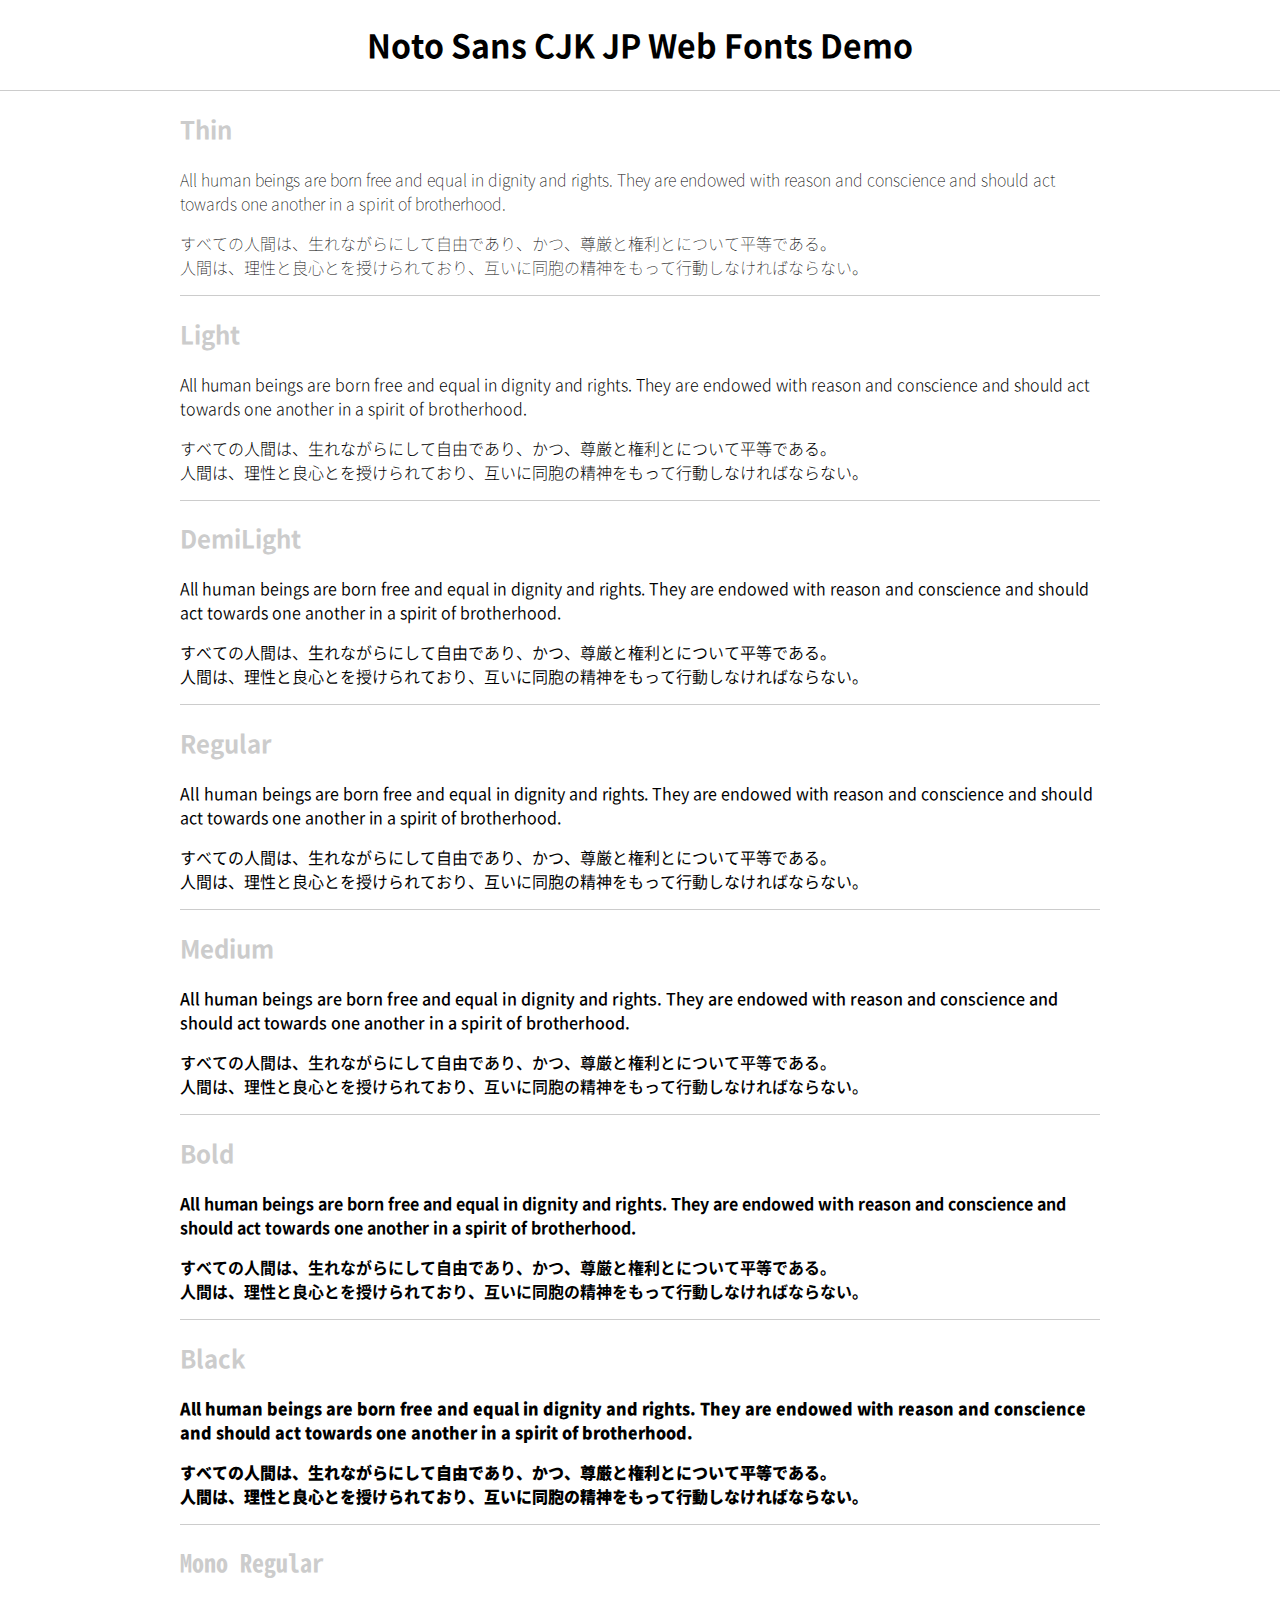
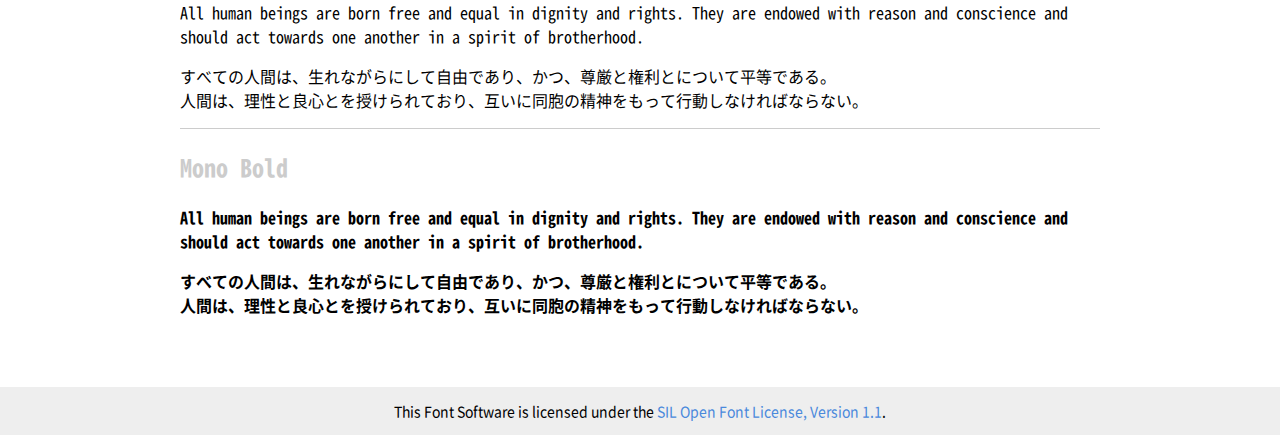
<file: index.html>
<!DOCTYPE html>
<html lang="ja">
<head>
	<meta charset="UTF-8">
	<title>Noto Sans CJK JP Web Fonts Demo</title>
	<link rel="stylesheet" href="assets/css/fonts.css">
	<link rel="stylesheet" href="assets/css/main.css">
</head>
<body>
	<header>
		<h1>Noto Sans CJK JP Web Fonts Demo</h1>
	</header>
	<hr>
	<div class="container">
		<h2>Thin</h2>
		<div class="thin">
			<p>All human beings are born free and equal in dignity and rights. They are endowed with reason and conscience and should act towards one another in a spirit of brotherhood.</p>
			<p>すべての人間は、生れながらにして自由であり、かつ、尊厳と権利とについて平等である。<br>人間は、理性と良心とを授けられており、互いに同胞の精神をもって行動しなければならない。</p>
		</div>
		<hr>
		<h2>Light</h2>
		<div class="light">
			<p>All human beings are born free and equal in dignity and rights. They are endowed with reason and conscience and should act towards one another in a spirit of brotherhood.</p>
			<p>すべての人間は、生れながらにして自由であり、かつ、尊厳と権利とについて平等である。<br>人間は、理性と良心とを授けられており、互いに同胞の精神をもって行動しなければならない。</p>
		</div>
		<hr>
		<h2>DemiLight</h2>
		<div class="demilight">
			<p>All human beings are born free and equal in dignity and rights. They are endowed with reason and conscience and should act towards one another in a spirit of brotherhood.</p>
			<p>すべての人間は、生れながらにして自由であり、かつ、尊厳と権利とについて平等である。<br>人間は、理性と良心とを授けられており、互いに同胞の精神をもって行動しなければならない。</p>
		</div>
		<hr>
		<h2>Regular</h2>
		<div class="regular">
			<p>All human beings are born free and equal in dignity and rights. They are endowed with reason and conscience and should act towards one another in a spirit of brotherhood.</p>
			<p>すべての人間は、生れながらにして自由であり、かつ、尊厳と権利とについて平等である。<br>人間は、理性と良心とを授けられており、互いに同胞の精神をもって行動しなければならない。</p>
		</div>
		<hr>
		<h2>Medium</h2>
		<div class="medium">
			<p>All human beings are born free and equal in dignity and rights. They are endowed with reason and conscience and should act towards one another in a spirit of brotherhood.</p>
			<p>すべての人間は、生れながらにして自由であり、かつ、尊厳と権利とについて平等である。<br>人間は、理性と良心とを授けられており、互いに同胞の精神をもって行動しなければならない。</p>
		</div>
		<hr>
		<h2>Bold</h2>
		<div class="bold">
			<p>All human beings are born free and equal in dignity and rights. They are endowed with reason and conscience and should act towards one another in a spirit of brotherhood.</p>
			<p>すべての人間は、生れながらにして自由であり、かつ、尊厳と権利とについて平等である。<br>人間は、理性と良心とを授けられており、互いに同胞の精神をもって行動しなければならない。</p>
		</div>
		<hr>
		<h2>Black</h2>
		<div class="black">
			<p>All human beings are born free and equal in dignity and rights. They are endowed with reason and conscience and should act towards one another in a spirit of brotherhood.</p>
			<p>すべての人間は、生れながらにして自由であり、かつ、尊厳と権利とについて平等である。<br>人間は、理性と良心とを授けられており、互いに同胞の精神をもって行動しなければならない。</p>
		</div>
		<hr>
		<div class="noto-mono">
			<h2>Mono Regular</h2>
			<div class="regular">
				<p>All human beings are born free and equal in dignity and rights. They are endowed with reason and conscience and should act towards one another in a spirit of brotherhood.</p>
				<p>すべての人間は、生れながらにして自由であり、かつ、尊厳と権利とについて平等である。<br>人間は、理性と良心とを授けられており、互いに同胞の精神をもって行動しなければならない。</p>
			</div>
			<hr>
			<h2>Mono Bold</h2>
			<div class="bold">
				<p>All human beings are born free and equal in dignity and rights. They are endowed with reason and conscience and should act towards one another in a spirit of brotherhood.</p>
				<p>すべての人間は、生れながらにして自由であり、かつ、尊厳と権利とについて平等である。<br>人間は、理性と良心とを授けられており、互いに同胞の精神をもって行動しなければならない。</p>
			</div>
		</div>
	</div>
	<footer>
		<p>This Font Software is licensed under the <a href="https://github.com/ixkaito/NotoSansCJKjp-webfonts/blob/master/LICENSE">SIL Open Font License, Version 1.1</a>.</p>
	</footer>
</body>
</html>
</file>
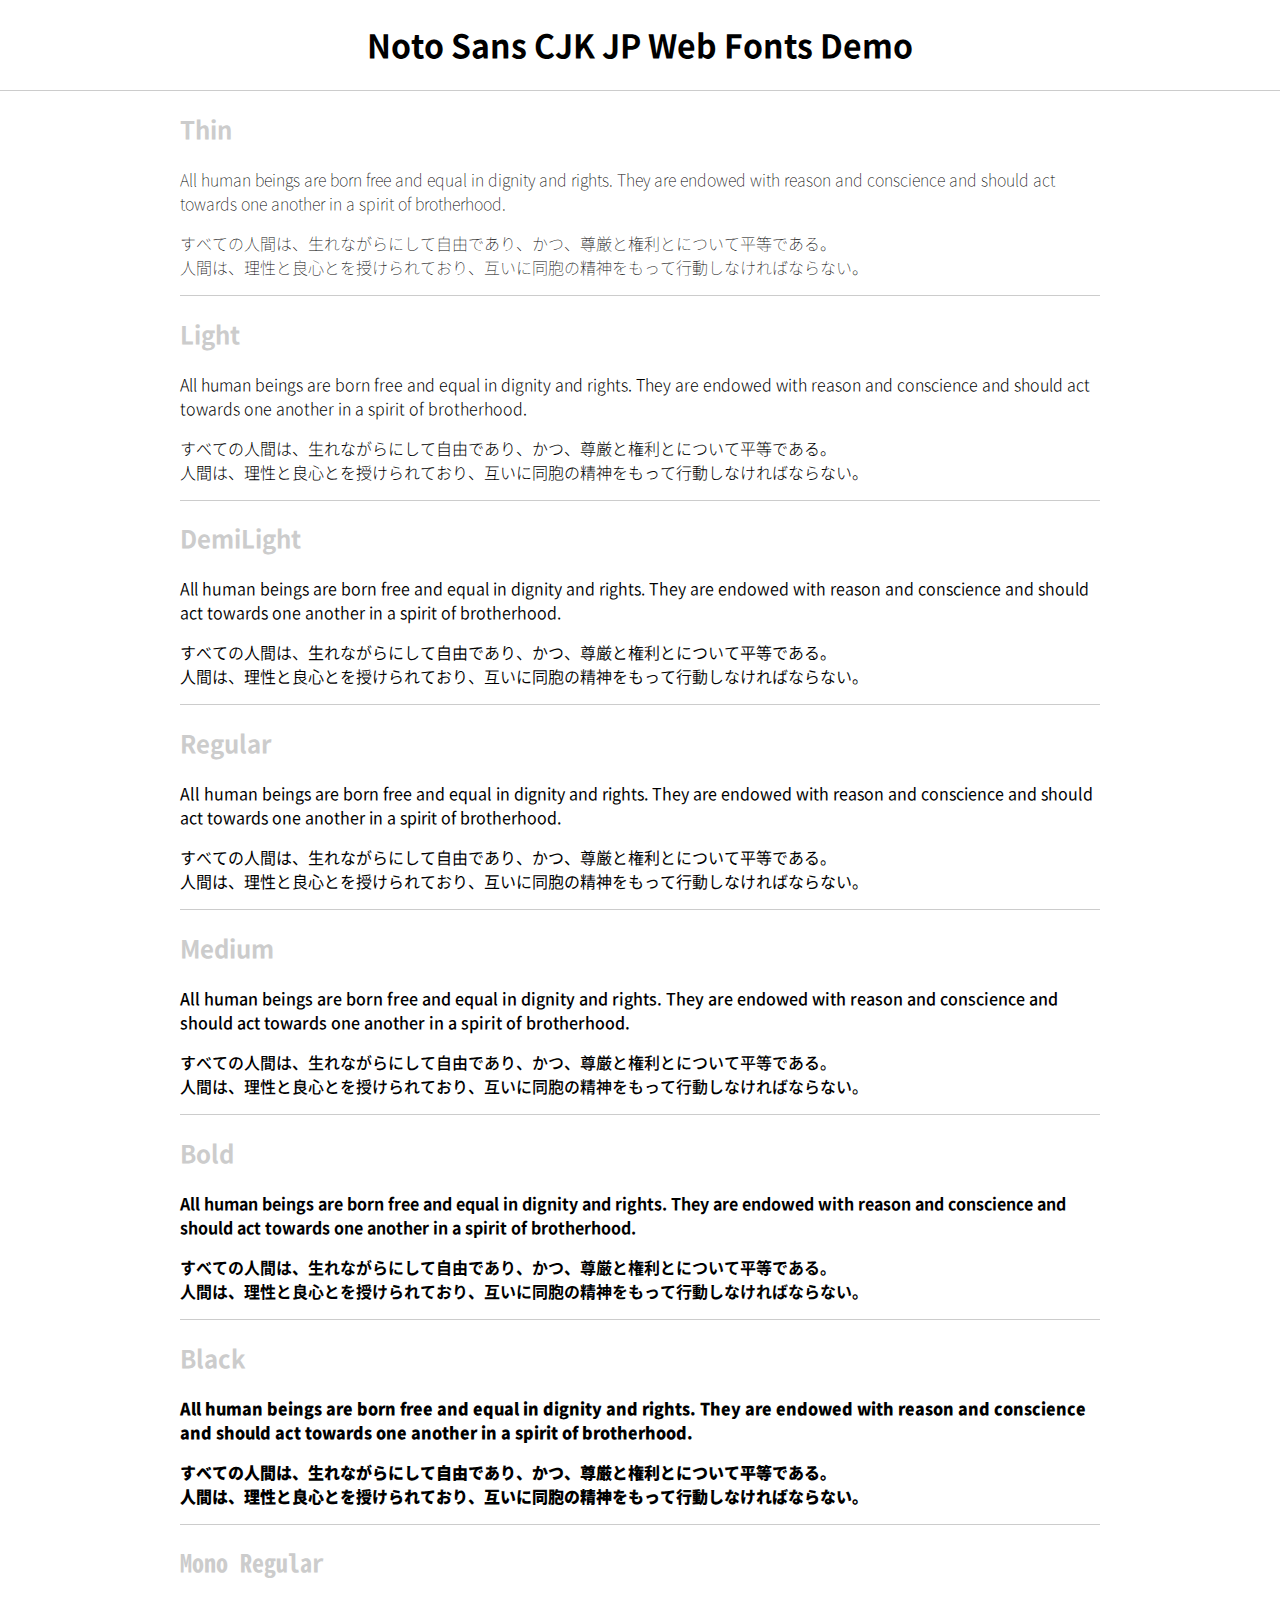
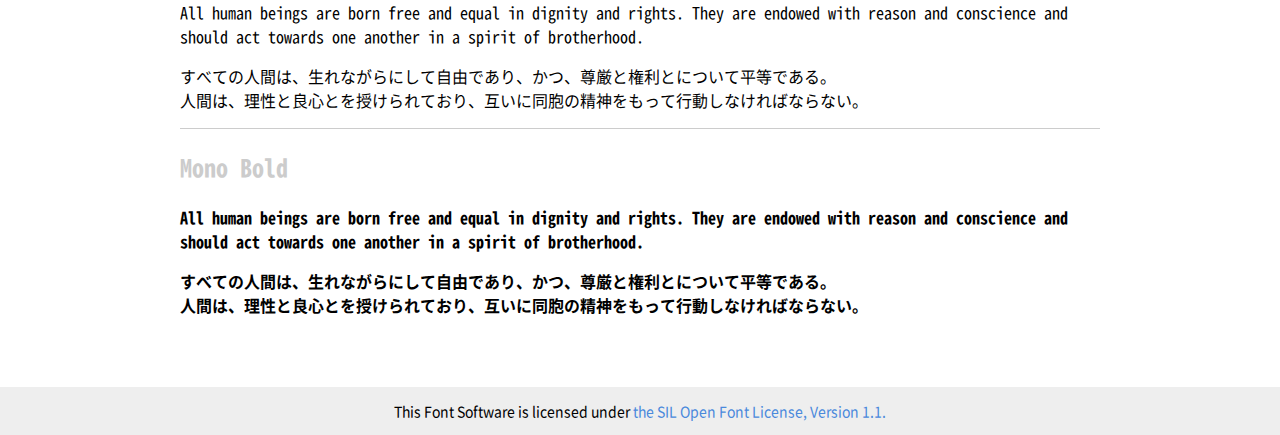
<file: demo/index.html>
<!DOCTYPE html>
<html lang="ja">
<head>
	<meta charset="UTF-8">
	<title>Noto Sans CJK JP Web Fonts Demo</title>
	<link rel="stylesheet" href="assets/css/fonts.css">
	<link rel="stylesheet" href="assets/css/main.css">
</head>
<body>
	<header>
		<h1>Noto Sans CJK JP Web Fonts Demo</h1>
	</header>
	<hr>
	<div class="container">
		<h2>Thin</h2>
		<div class="thin">
			<p>All human beings are born free and equal in dignity and rights. They are endowed with reason and conscience and should act towards one another in a spirit of brotherhood.</p>
			<p>すべての人間は、生れながらにして自由であり、かつ、尊厳と権利とについて平等である。<br>人間は、理性と良心とを授けられており、互いに同胞の精神をもって行動しなければならない。</p>
		</div>
		<hr>
		<h2>Light</h2>
		<div class="light">
			<p>All human beings are born free and equal in dignity and rights. They are endowed with reason and conscience and should act towards one another in a spirit of brotherhood.</p>
			<p>すべての人間は、生れながらにして自由であり、かつ、尊厳と権利とについて平等である。<br>人間は、理性と良心とを授けられており、互いに同胞の精神をもって行動しなければならない。</p>
		</div>
		<hr>
		<h2>DemiLight</h2>
		<div class="demilight">
			<p>All human beings are born free and equal in dignity and rights. They are endowed with reason and conscience and should act towards one another in a spirit of brotherhood.</p>
			<p>すべての人間は、生れながらにして自由であり、かつ、尊厳と権利とについて平等である。<br>人間は、理性と良心とを授けられており、互いに同胞の精神をもって行動しなければならない。</p>
		</div>
		<hr>
		<h2>Regular</h2>
		<div class="regular">
			<p>All human beings are born free and equal in dignity and rights. They are endowed with reason and conscience and should act towards one another in a spirit of brotherhood.</p>
			<p>すべての人間は、生れながらにして自由であり、かつ、尊厳と権利とについて平等である。<br>人間は、理性と良心とを授けられており、互いに同胞の精神をもって行動しなければならない。</p>
		</div>
		<hr>
		<h2>Medium</h2>
		<div class="medium">
			<p>All human beings are born free and equal in dignity and rights. They are endowed with reason and conscience and should act towards one another in a spirit of brotherhood.</p>
			<p>すべての人間は、生れながらにして自由であり、かつ、尊厳と権利とについて平等である。<br>人間は、理性と良心とを授けられており、互いに同胞の精神をもって行動しなければならない。</p>
		</div>
		<hr>
		<h2>Bold</h2>
		<div class="bold">
			<p>All human beings are born free and equal in dignity and rights. They are endowed with reason and conscience and should act towards one another in a spirit of brotherhood.</p>
			<p>すべての人間は、生れながらにして自由であり、かつ、尊厳と権利とについて平等である。<br>人間は、理性と良心とを授けられており、互いに同胞の精神をもって行動しなければならない。</p>
		</div>
		<hr>
		<h2>Black</h2>
		<div class="black">
			<p>All human beings are born free and equal in dignity and rights. They are endowed with reason and conscience and should act towards one another in a spirit of brotherhood.</p>
			<p>すべての人間は、生れながらにして自由であり、かつ、尊厳と権利とについて平等である。<br>人間は、理性と良心とを授けられており、互いに同胞の精神をもって行動しなければならない。</p>
		</div>
		<hr>
		<div class="noto-mono">
			<h2>Mono Regular</h2>
			<div class="regular">
				<p>All human beings are born free and equal in dignity and rights. They are endowed with reason and conscience and should act towards one another in a spirit of brotherhood.</p>
				<p>すべての人間は、生れながらにして自由であり、かつ、尊厳と権利とについて平等である。<br>人間は、理性と良心とを授けられており、互いに同胞の精神をもって行動しなければならない。</p>
			</div>
			<hr>
			<h2>Mono Bold</h2>
			<div class="bold">
				<p>All human beings are born free and equal in dignity and rights. They are endowed with reason and conscience and should act towards one another in a spirit of brotherhood.</p>
				<p>すべての人間は、生れながらにして自由であり、かつ、尊厳と権利とについて平等である。<br>人間は、理性と良心とを授けられており、互いに同胞の精神をもって行動しなければならない。</p>
			</div>
		</div>
	</div>
	<footer>
		<p>This Font Software is licensed under <a href="https://github.com/ixkaito/NotoSansCJKjp-webfonts/blob/master/LICENSE">the SIL Open Font License, Version 1.1.</a></p>
	</footer>
</body>
</html>
</file>
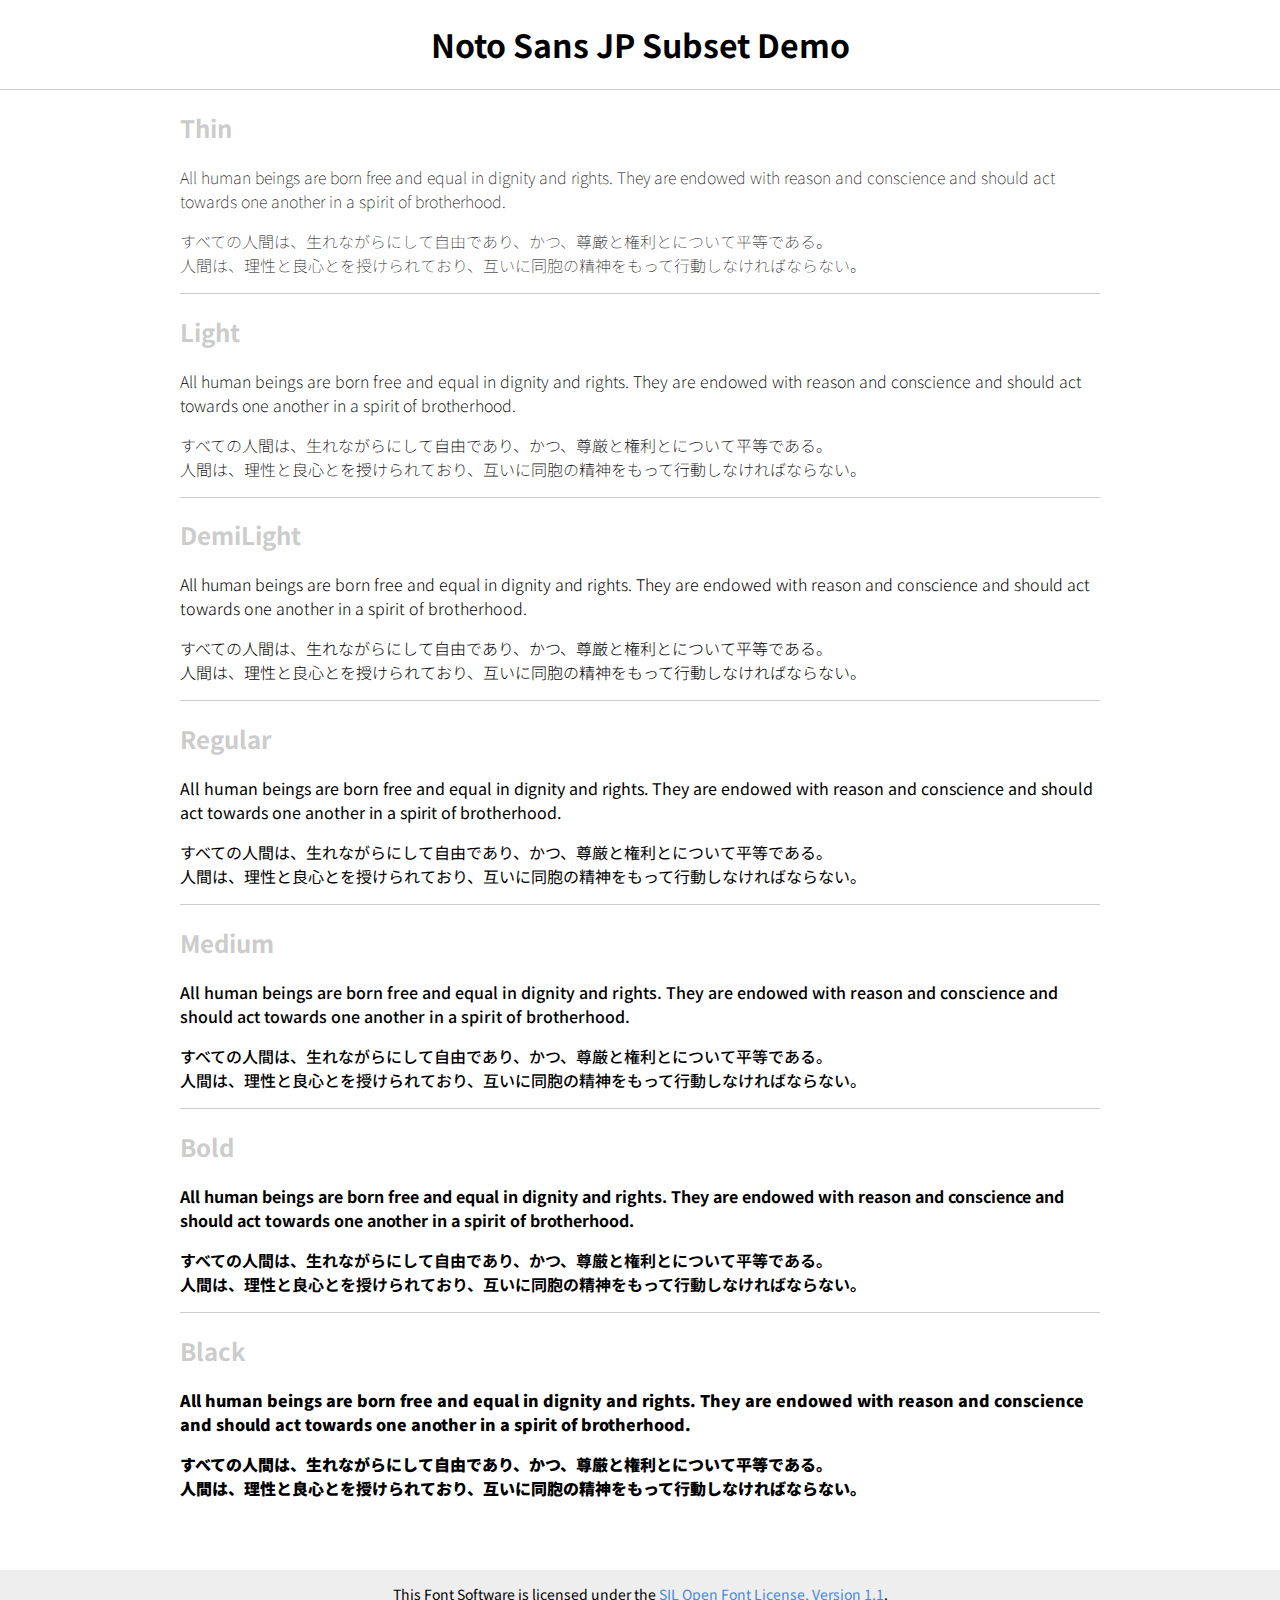
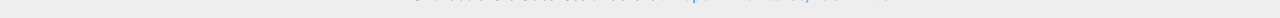
<file: docs/test/cdn/index.html>
<!DOCTYPE html>
<html lang="ja">
<head>
	<meta charset="UTF-8">
	<title>Noto Sans JP Subset Demo</title>
	<link rel="preconnect" href="https://fonts.gstatic.com">
	<link href="https://fonts.googleapis.com/css2?family=Noto+Sans+JP:wght@100;300;400;500;700;900&display=swap" rel="stylesheet">
	<link rel="stylesheet" href="assets/css/main.css">
</head>
<body>
	<header>
		<h1>Noto Sans JP Subset Demo</h1>
	</header>
	<hr>
	<div class="container">
		<h2>Thin</h2>
		<div class="thin">
			<p>All human beings are born free and equal in dignity and rights. They are endowed with reason and conscience and should act towards one another in a spirit of brotherhood.</p>
			<p>すべての人間は、生れながらにして自由であり、かつ、尊厳と権利とについて平等である。<br>人間は、理性と良心とを授けられており、互いに同胞の精神をもって行動しなければならない。</p>
		</div>
		<hr>
		<h2>Light</h2>
		<div class="light">
			<p>All human beings are born free and equal in dignity and rights. They are endowed with reason and conscience and should act towards one another in a spirit of brotherhood.</p>
			<p>すべての人間は、生れながらにして自由であり、かつ、尊厳と権利とについて平等である。<br>人間は、理性と良心とを授けられており、互いに同胞の精神をもって行動しなければならない。</p>
		</div>
		<hr>
		<h2>DemiLight</h2>
		<div class="demilight">
			<p>All human beings are born free and equal in dignity and rights. They are endowed with reason and conscience and should act towards one another in a spirit of brotherhood.</p>
			<p>すべての人間は、生れながらにして自由であり、かつ、尊厳と権利とについて平等である。<br>人間は、理性と良心とを授けられており、互いに同胞の精神をもって行動しなければならない。</p>
		</div>
		<hr>
		<h2>Regular</h2>
		<div class="regular">
			<p>All human beings are born free and equal in dignity and rights. They are endowed with reason and conscience and should act towards one another in a spirit of brotherhood.</p>
			<p>すべての人間は、生れながらにして自由であり、かつ、尊厳と権利とについて平等である。<br>人間は、理性と良心とを授けられており、互いに同胞の精神をもって行動しなければならない。</p>
		</div>
		<hr>
		<h2>Medium</h2>
		<div class="medium">
			<p>All human beings are born free and equal in dignity and rights. They are endowed with reason and conscience and should act towards one another in a spirit of brotherhood.</p>
			<p>すべての人間は、生れながらにして自由であり、かつ、尊厳と権利とについて平等である。<br>人間は、理性と良心とを授けられており、互いに同胞の精神をもって行動しなければならない。</p>
		</div>
		<hr>
		<h2>Bold</h2>
		<div class="bold">
			<p>All human beings are born free and equal in dignity and rights. They are endowed with reason and conscience and should act towards one another in a spirit of brotherhood.</p>
			<p>すべての人間は、生れながらにして自由であり、かつ、尊厳と権利とについて平等である。<br>人間は、理性と良心とを授けられており、互いに同胞の精神をもって行動しなければならない。</p>
		</div>
		<hr>
		<h2>Black</h2>
		<div class="black">
			<p>All human beings are born free and equal in dignity and rights. They are endowed with reason and conscience and should act towards one another in a spirit of brotherhood.</p>
			<p>すべての人間は、生れながらにして自由であり、かつ、尊厳と権利とについて平等である。<br>人間は、理性と良心とを授けられており、互いに同胞の精神をもって行動しなければならない。</p>
		</div>
	</div>
	<footer>
		<p>This Font Software is licensed under the <a href="https://github.com/ixkaito/NotoSansCJKjp-webfonts/blob/master/LICENSE">SIL Open Font License, Version 1.1</a>.</p>
	</footer>
</body>
</html>
</file>
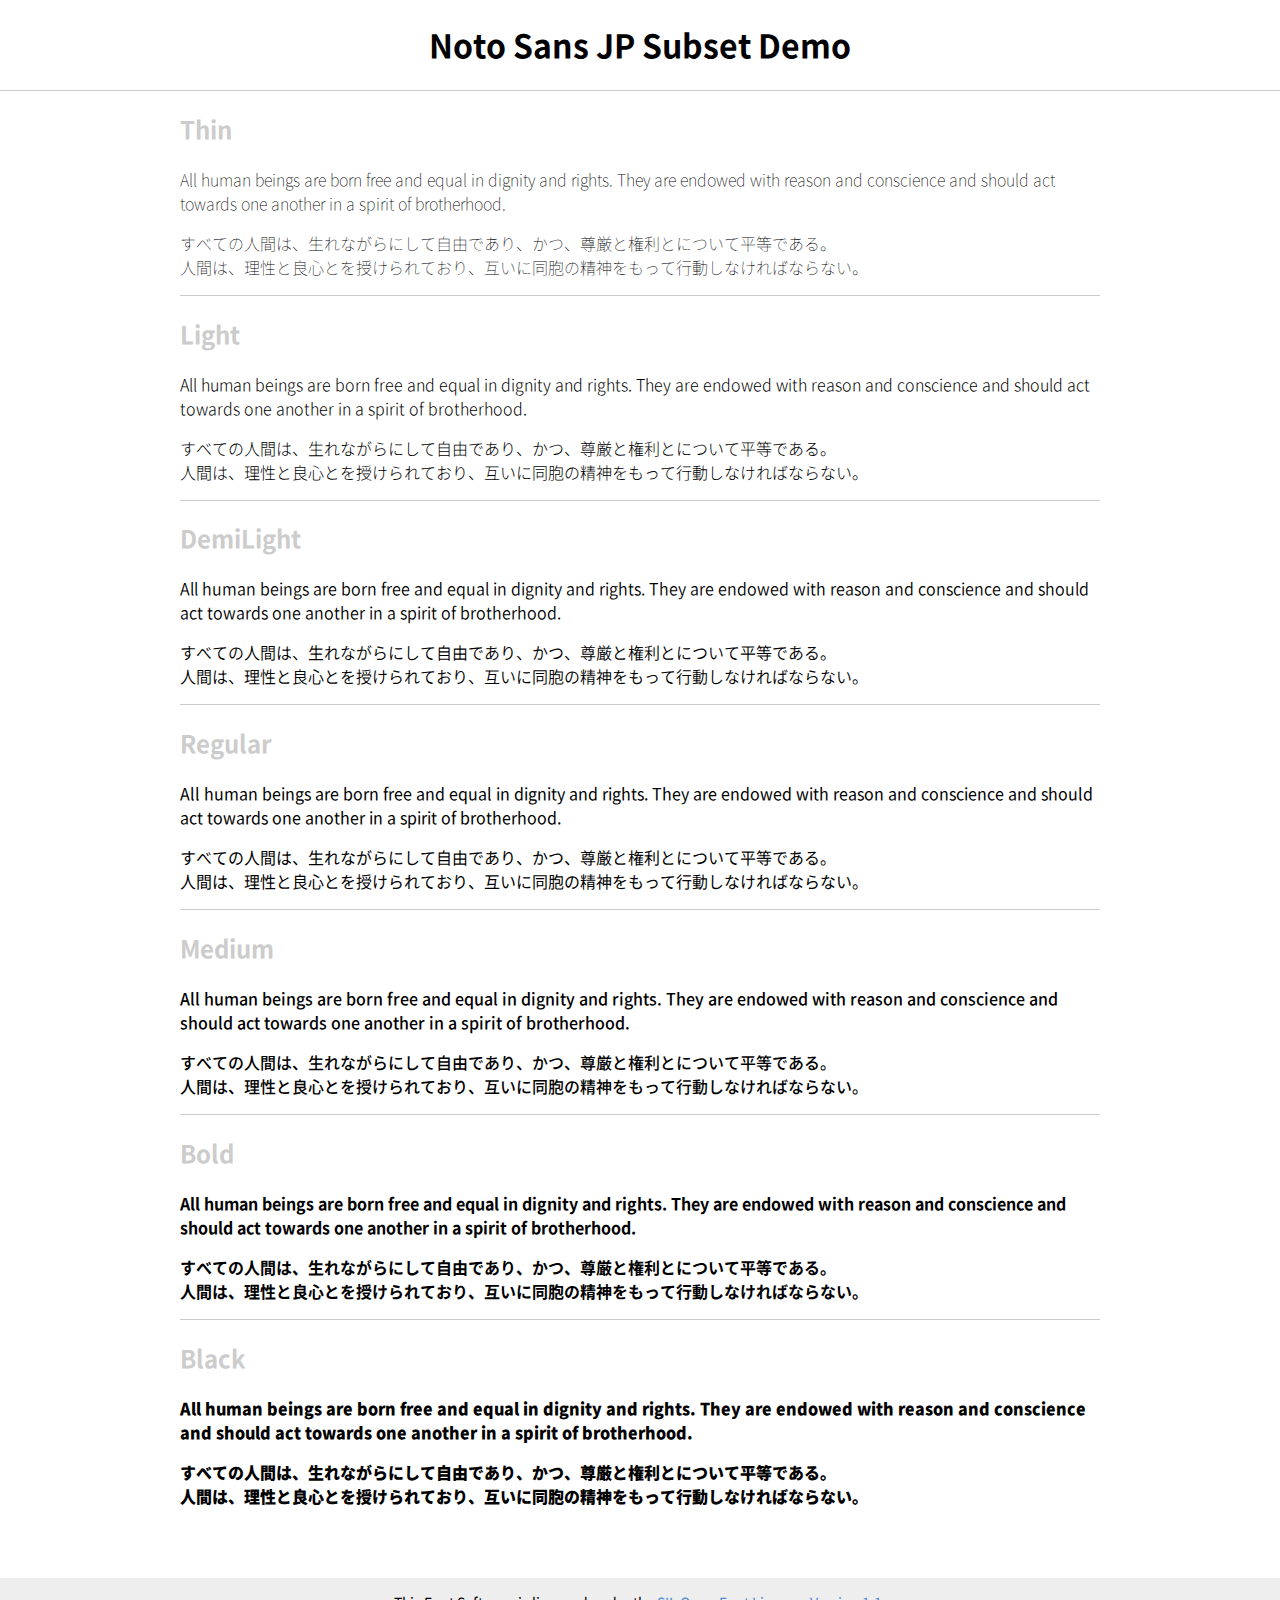
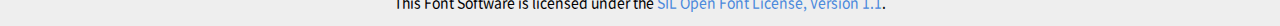
<file: docs/test/subset-min/index.html>
<!DOCTYPE html>
<html lang="ja">
<head>
	<meta charset="UTF-8">
	<title>Noto Sans JP Subset Demo</title>
	<link rel="stylesheet" href="assets/css/fonts.css">
	<link rel="stylesheet" href="assets/css/main.css">
</head>
<body>
	<header>
		<h1>Noto Sans JP Subset Demo</h1>
	</header>
	<hr>
	<div class="container">
		<h2>Thin</h2>
		<div class="thin">
			<p>All human beings are born free and equal in dignity and rights. They are endowed with reason and conscience and should act towards one another in a spirit of brotherhood.</p>
			<p>すべての人間は、生れながらにして自由であり、かつ、尊厳と権利とについて平等である。<br>人間は、理性と良心とを授けられており、互いに同胞の精神をもって行動しなければならない。</p>
		</div>
		<hr>
		<h2>Light</h2>
		<div class="light">
			<p>All human beings are born free and equal in dignity and rights. They are endowed with reason and conscience and should act towards one another in a spirit of brotherhood.</p>
			<p>すべての人間は、生れながらにして自由であり、かつ、尊厳と権利とについて平等である。<br>人間は、理性と良心とを授けられており、互いに同胞の精神をもって行動しなければならない。</p>
		</div>
		<hr>
		<h2>DemiLight</h2>
		<div class="demilight">
			<p>All human beings are born free and equal in dignity and rights. They are endowed with reason and conscience and should act towards one another in a spirit of brotherhood.</p>
			<p>すべての人間は、生れながらにして自由であり、かつ、尊厳と権利とについて平等である。<br>人間は、理性と良心とを授けられており、互いに同胞の精神をもって行動しなければならない。</p>
		</div>
		<hr>
		<h2>Regular</h2>
		<div class="regular">
			<p>All human beings are born free and equal in dignity and rights. They are endowed with reason and conscience and should act towards one another in a spirit of brotherhood.</p>
			<p>すべての人間は、生れながらにして自由であり、かつ、尊厳と権利とについて平等である。<br>人間は、理性と良心とを授けられており、互いに同胞の精神をもって行動しなければならない。</p>
		</div>
		<hr>
		<h2>Medium</h2>
		<div class="medium">
			<p>All human beings are born free and equal in dignity and rights. They are endowed with reason and conscience and should act towards one another in a spirit of brotherhood.</p>
			<p>すべての人間は、生れながらにして自由であり、かつ、尊厳と権利とについて平等である。<br>人間は、理性と良心とを授けられており、互いに同胞の精神をもって行動しなければならない。</p>
		</div>
		<hr>
		<h2>Bold</h2>
		<div class="bold">
			<p>All human beings are born free and equal in dignity and rights. They are endowed with reason and conscience and should act towards one another in a spirit of brotherhood.</p>
			<p>すべての人間は、生れながらにして自由であり、かつ、尊厳と権利とについて平等である。<br>人間は、理性と良心とを授けられており、互いに同胞の精神をもって行動しなければならない。</p>
		</div>
		<hr>
		<h2>Black</h2>
		<div class="black">
			<p>All human beings are born free and equal in dignity and rights. They are endowed with reason and conscience and should act towards one another in a spirit of brotherhood.</p>
			<p>すべての人間は、生れながらにして自由であり、かつ、尊厳と権利とについて平等である。<br>人間は、理性と良心とを授けられており、互いに同胞の精神をもって行動しなければならない。</p>
		</div>
	</div>
	<footer>
		<p>This Font Software is licensed under the <a href="https://github.com/ixkaito/NotoSansCJKjp-webfonts/blob/master/LICENSE">SIL Open Font License, Version 1.1</a>.</p>
	</footer>
</body>
</html>
</file>
<file: assets/css/fonts.css>
@font-face {
	font-family: "Noto Sans CJK JP";
	font-style: normal;
	font-weight: 100;
	src: url("../fonts/NotoSansCJKjp-Thin.eot");
	src: url("../fonts/NotoSansCJKjp-Thin.eot?#iefix") format("embedded-opentype"),
	     url("../fonts/NotoSansCJKjp-Thin.woff") format("woff"),
	     url("../fonts/NotoSansCJKjp-Thin.otf") format("opentype");
}

@font-face {
	font-family: "Noto Sans CJK JP";
	font-style: normal;
	font-weight: 200;
	src: url("../fonts/NotoSansCJKjp-Light.eot");
	src: url("../fonts/NotoSansCJKjp-Light.eot?#iefix") format("embedded-opentype"),
	     url("../fonts/NotoSansCJKjp-Light.woff") format("woff"),
	     url("../fonts/NotoSansCJKjp-Light.otf") format("opentype");
}

@font-face {
	font-family: "Noto Sans CJK JP";
	font-style: normal;
	font-weight: 300;
	src: url("../fonts/NotoSansCJKjp-DemiLight.eot");
	src: url("../fonts/NotoSansCJKjp-DemiLight.eot?#iefix") format("embedded-opentype"),
	     url("../fonts/NotoSansCJKjp-DemiLight.woff") format("woff"),
	     url("../fonts/NotoSansCJKjp-DemiLight.otf") format("opentype");
}

@font-face {
	font-family: "Noto Sans CJK JP";
	font-style: normal;
	font-weight: 400;
	src: url("../fonts/NotoSansCJKjp-Regular.eot");
	src: url("../fonts/NotoSansCJKjp-Regular.eot?#iefix") format("embedded-opentype"),
	     url("../fonts/NotoSansCJKjp-Regular.woff") format("woff"),
	     url("../fonts/NotoSansCJKjp-Regular.otf") format("opentype");
}

@font-face {
	font-family: "Noto Sans CJK JP";
	font-style: normal;
	font-weight: 500;
	src: url("../fonts/NotoSansCJKjp-Medium.eot");
	src: url("../fonts/NotoSansCJKjp-Medium.eot?#iefix") format("embedded-opentype"),
	     url("../fonts/NotoSansCJKjp-Medium.woff") format("woff"),
	     url("../fonts/NotoSansCJKjp-Medium.otf") format("opentype");
}

@font-face {
	font-family: "Noto Sans CJK JP";
	font-style: normal;
	font-weight: 700;
	src: url("../fonts/NotoSansCJKjp-Bold.eot");
	src: url("../fonts/NotoSansCJKjp-Bold.eot?#iefix") format("embedded-opentype"),
	     url("../fonts/NotoSansCJKjp-Bold.woff") format("woff"),
	     url("../fonts/NotoSansCJKjp-Bold.otf") format("opentype");
}

@font-face {
	font-family: "Noto Sans CJK JP";
	font-style: normal;
	font-weight: 900;
	src: url("../fonts/NotoSansCJKjp-Black.eot");
	src: url("../fonts/NotoSansCJKjp-Black.eot?#iefix") format("embedded-opentype"),
	     url("../fonts/NotoSansCJKjp-Black.woff") format("woff"),
	     url("../fonts/NotoSansCJKjp-Black.otf") format("opentype");
}

@font-face {
	font-family: "Noto Sans Mono CJK JP";
	font-style: normal;
	font-weight: 400;
	src: url("../fonts/NotoSansMonoCJKjp-Regular.eot");
	src: url("../fonts/NotoSansMonoCJKjp-Regular.eot?#iefix") format("embedded-opentype"),
	     url("../fonts/NotoSansMonoCJKjp-Regular.woff") format("woff"),
	     url("../fonts/NotoSansMonoCJKjp-Regular.otf") format("opentype");
}

@font-face {
	font-family: "Noto Sans Mono CJK JP";
	font-style: normal;
	font-weight: 700;
	src: url("../fonts/NotoSansMonoCJKjp-Bold.eot");
	src: url("../fonts/NotoSansMonoCJKjp-Bold.eot?#iefix") format("embedded-opentype"),
	     url("../fonts/NotoSansMonoCJKjp-Bold.woff") format("woff"),
	     url("../fonts/NotoSansMonoCJKjp-Bold.otf") format("opentype");
}
</file>
<file: assets/css/main.css>
html{
	box-sizing:border-box
}

*,
*::after,
*::before{
	box-sizing:inherit
}

body {
	margin: 0;
	padding: 0;
	font-family: "Noto Sans CJK JP", sans-serif;
}

a {
	color: #4a89dc;
	text-decoration: none;
}

a:hover {
	text-decoration: underline;
}

h2 {
	color: #ccc;
}

hr {
	border: 0;
	border-top: 1px solid #ccc;
}

header {
	text-align: center;
	padding: 0 20px;
}

footer {
	background: #eee;
	font-size: 14px;
	margin-top: 5em;
	overflow: hidden;
	padding: 0 20px;
	text-align: center;
}

.container {
	margin: auto;
	max-width: 960px;
	padding: 0 20px;
}

.noto-mono {
	font-family: "Noto Sans Mono CJK JP", sans-serif;
}

.thin {
	font-weight: 100;
}

.light {
	font-weight: 200;
}

.demilight {
	font-weight: 300;
}

.regular {
	font-weight: 400;
}

.medium {
	font-weight: 500;
}

.bold {
	font-weight: 700;
}

.black {
	font-weight: 900;
}
</file>
<file: demo/assets/css/fonts.css>
@font-face {
	font-family: "Noto Sans CJK JP";
	font-style: normal;
	font-weight: 100;
	src: url("../fonts/NotoSansCJKjp-Thin.eot");
	src: url("../fonts/NotoSansCJKjp-Thin.eot?#iefix") format("embedded-opentype"),
	     url("../fonts/NotoSansCJKjp-Thin.woff") format("woff"),
	     url("../fonts/NotoSansCJKjp-Thin.otf") format("opentype");
}

@font-face {
	font-family: "Noto Sans CJK JP";
	font-style: normal;
	font-weight: 200;
	src: url("../fonts/NotoSansCJKjp-Light.eot");
	src: url("../fonts/NotoSansCJKjp-Light.eot?#iefix") format("embedded-opentype"),
	     url("../fonts/NotoSansCJKjp-Light.woff") format("woff"),
	     url("../fonts/NotoSansCJKjp-Light.otf") format("opentype");
}

@font-face {
	font-family: "Noto Sans CJK JP";
	font-style: normal;
	font-weight: 300;
	src: url("../fonts/NotoSansCJKjp-DemiLight.eot");
	src: url("../fonts/NotoSansCJKjp-DemiLight.eot?#iefix") format("embedded-opentype"),
	     url("../fonts/NotoSansCJKjp-DemiLight.woff") format("woff"),
	     url("../fonts/NotoSansCJKjp-DemiLight.otf") format("opentype");
}

@font-face {
	font-family: "Noto Sans CJK JP";
	font-style: normal;
	font-weight: 400;
	src: url("../fonts/NotoSansCJKjp-Regular.eot");
	src: url("../fonts/NotoSansCJKjp-Regular.eot?#iefix") format("embedded-opentype"),
	     url("../fonts/NotoSansCJKjp-Regular.woff") format("woff"),
	     url("../fonts/NotoSansCJKjp-Regular.otf") format("opentype");
}

@font-face {
	font-family: "Noto Sans CJK JP";
	font-style: normal;
	font-weight: 500;
	src: url("../fonts/NotoSansCJKjp-Medium.eot");
	src: url("../fonts/NotoSansCJKjp-Medium.eot?#iefix") format("embedded-opentype"),
	     url("../fonts/NotoSansCJKjp-Medium.woff") format("woff"),
	     url("../fonts/NotoSansCJKjp-Medium.otf") format("opentype");
}

@font-face {
	font-family: "Noto Sans CJK JP";
	font-style: normal;
	font-weight: 700;
	src: url("../fonts/NotoSansCJKjp-Bold.eot");
	src: url("../fonts/NotoSansCJKjp-Bold.eot?#iefix") format("embedded-opentype"),
	     url("../fonts/NotoSansCJKjp-Bold.woff") format("woff"),
	     url("../fonts/NotoSansCJKjp-Bold.otf") format("opentype");
}

@font-face {
	font-family: "Noto Sans CJK JP";
	font-style: normal;
	font-weight: 900;
	src: url("../fonts/NotoSansCJKjp-Black.eot");
	src: url("../fonts/NotoSansCJKjp-Black.eot?#iefix") format("embedded-opentype"),
	     url("../fonts/NotoSansCJKjp-Black.woff") format("woff"),
	     url("../fonts/NotoSansCJKjp-Black.otf") format("opentype");
}

@font-face {
	font-family: "Noto Sans Mono CJK JP";
	font-style: normal;
	font-weight: 400;
	src: url("../fonts/NotoSansMonoCJKjp-Regular.eot");
	src: url("../fonts/NotoSansMonoCJKjp-Regular.eot?#iefix") format("embedded-opentype"),
	     url("../fonts/NotoSansMonoCJKjp-Regular.woff") format("woff"),
	     url("../fonts/NotoSansMonoCJKjp-Regular.otf") format("opentype");
}

@font-face {
	font-family: "Noto Sans Mono CJK JP";
	font-style: normal;
	font-weight: 700;
	src: url("../fonts/NotoSansMonoCJKjp-Bold.eot");
	src: url("../fonts/NotoSansMonoCJKjp-Bold.eot?#iefix") format("embedded-opentype"),
	     url("../fonts/NotoSansMonoCJKjp-Bold.woff") format("woff"),
	     url("../fonts/NotoSansMonoCJKjp-Bold.otf") format("opentype");
}
</file>
<file: demo/assets/css/main.css>
html{
	box-sizing:border-box
}

*,
*::after,
*::before{
	box-sizing:inherit
}

body {
	margin: 0;
	padding: 0;
	font-family: "Noto Sans CJK JP", sans-serif;
}

a {
	color: #4a89dc;
	text-decoration: none;
}

a:hover {
	text-decoration: underline;
}

h2 {
	color: #ccc;
}

hr {
	border: 0;
	border-top: 1px solid #ccc;
}

header {
	text-align: center;
	padding: 0 20px;
}

footer {
	background: #eee;
	font-size: 14px;
	margin-top: 5em;
	overflow: hidden;
	padding: 0 20px;
	text-align: center;
}

.container {
	margin: auto;
	max-width: 960px;
	padding: 0 20px;
}

.noto-mono {
	font-family: "Noto Sans Mono CJK JP", sans-serif;
}

.thin {
	font-weight: 100;
}

.light {
	font-weight: 200;
}

.demilight {
	font-weight: 300;
}

.regular {
	font-weight: 400;
}

.medium {
	font-weight: 500;
}

.bold {
	font-weight: 700;
}

.black {
	font-weight: 900;
}
</file>
<file: docs/test/cdn/assets/css/main.css>
html{
	box-sizing:border-box
}

*,
*::after,
*::before{
	box-sizing:inherit
}

body {
	margin: 0;
	padding: 0;
	font-family: "Noto Sans JP", sans-serif;
}

a {
	color: #4a89dc;
	text-decoration: none;
}

a:hover {
	text-decoration: underline;
}

h2 {
	color: #ccc;
}

hr {
	border: 0;
	border-top: 1px solid #ccc;
}

header {
	text-align: center;
	padding: 0 20px;
}

footer {
	background: #eee;
	font-size: 14px;
	margin-top: 5em;
	overflow: hidden;
	padding: 0 20px;
	text-align: center;
}

.container {
	margin: auto;
	max-width: 960px;
	padding: 0 20px;
}

.noto-mono {
	font-family: "Noto Sans Mono JP", sans-serif;
}

.thin {
	font-weight: 100;
}

.light {
	font-weight: 200;
}

.demilight {
	font-weight: 300;
}

.regular {
	font-weight: 400;
}

.medium {
	font-weight: 500;
}

.bold {
	font-weight: 700;
}

.black {
	font-weight: 900;
}
</file>
<file: docs/test/subset-min/assets/css/fonts.css>
@font-face {
	font-family: "Noto Sans JP";
	font-style: normal;
	font-weight: 100;
	src: url("../fonts/NotoSansJP-Thin.woff2") format("woff2"),
	     url("../fonts/NotoSansJP-Thin.woff") format("woff"),
	     url("../fonts/NotoSansJP-Thin.otf") format("opentype");
}

@font-face {
	font-family: "Noto Sans JP";
	font-style: normal;
	font-weight: 200;
	src: url("../fonts/NotoSansJP-Light.woff2") format("woff2"),
	     url("../fonts/NotoSansJP-Light.woff") format("woff"),
	     url("../fonts/NotoSansJP-Light.otf") format("opentype");
}

@font-face {
	font-family: "Noto Sans JP";
	font-style: normal;
	font-weight: 300;
	src: url("../fonts/NotoSansJP-DemiLight.woff2") format("woff2"),
	     url("../fonts/NotoSansJP-DemiLight.woff") format("woff"),
	     url("../fonts/NotoSansJP-DemiLight.otf") format("opentype");
}

@font-face {
	font-family: "Noto Sans JP";
	font-style: normal;
	font-weight: 400;
	src: url("../fonts/NotoSansJP-Regular.woff2") format("woff2"),
	     url("../fonts/NotoSansJP-Regular.woff") format("woff"),
	     url("../fonts/NotoSansJP-Regular.otf") format("opentype");
}

@font-face {
	font-family: "Noto Sans JP";
	font-style: normal;
	font-weight: 500;
	src: url("../fonts/NotoSansJP-Medium.woff2") format("woff2"),
	     url("../fonts/NotoSansJP-Medium.woff") format("woff"),
	     url("../fonts/NotoSansJP-Medium.otf") format("opentype");
}

@font-face {
	font-family: "Noto Sans JP";
	font-style: normal;
	font-weight: 700;
	src: url("../fonts/NotoSansJP-Bold.woff2") format("woff2"),
	     url("../fonts/NotoSansJP-Bold.woff") format("woff"),
	     url("../fonts/NotoSansJP-Bold.otf") format("opentype");
}

@font-face {
	font-family: "Noto Sans JP";
	font-style: normal;
	font-weight: 900;
	src: url("../fonts/NotoSansJP-Black.woff2") format("woff2"),
	     url("../fonts/NotoSansJP-Black.woff") format("woff"),
	     url("../fonts/NotoSansJP-Black.otf") format("opentype");
}
</file>
<file: docs/test/subset-min/assets/css/main.css>
html{
	box-sizing:border-box
}

*,
*::after,
*::before{
	box-sizing:inherit
}

body {
	margin: 0;
	padding: 0;
	font-family: "Noto Sans JP", sans-serif;
}

a {
	color: #4a89dc;
	text-decoration: none;
}

a:hover {
	text-decoration: underline;
}

h2 {
	color: #ccc;
}

hr {
	border: 0;
	border-top: 1px solid #ccc;
}

header {
	text-align: center;
	padding: 0 20px;
}

footer {
	background: #eee;
	font-size: 14px;
	margin-top: 5em;
	overflow: hidden;
	padding: 0 20px;
	text-align: center;
}

.container {
	margin: auto;
	max-width: 960px;
	padding: 0 20px;
}

.thin {
	font-weight: 100;
}

.light {
	font-weight: 200;
}

.demilight {
	font-weight: 300;
}

.regular {
	font-weight: 400;
}

.medium {
	font-weight: 500;
}

.bold {
	font-weight: 700;
}

.black {
	font-weight: 900;
}
</file>
